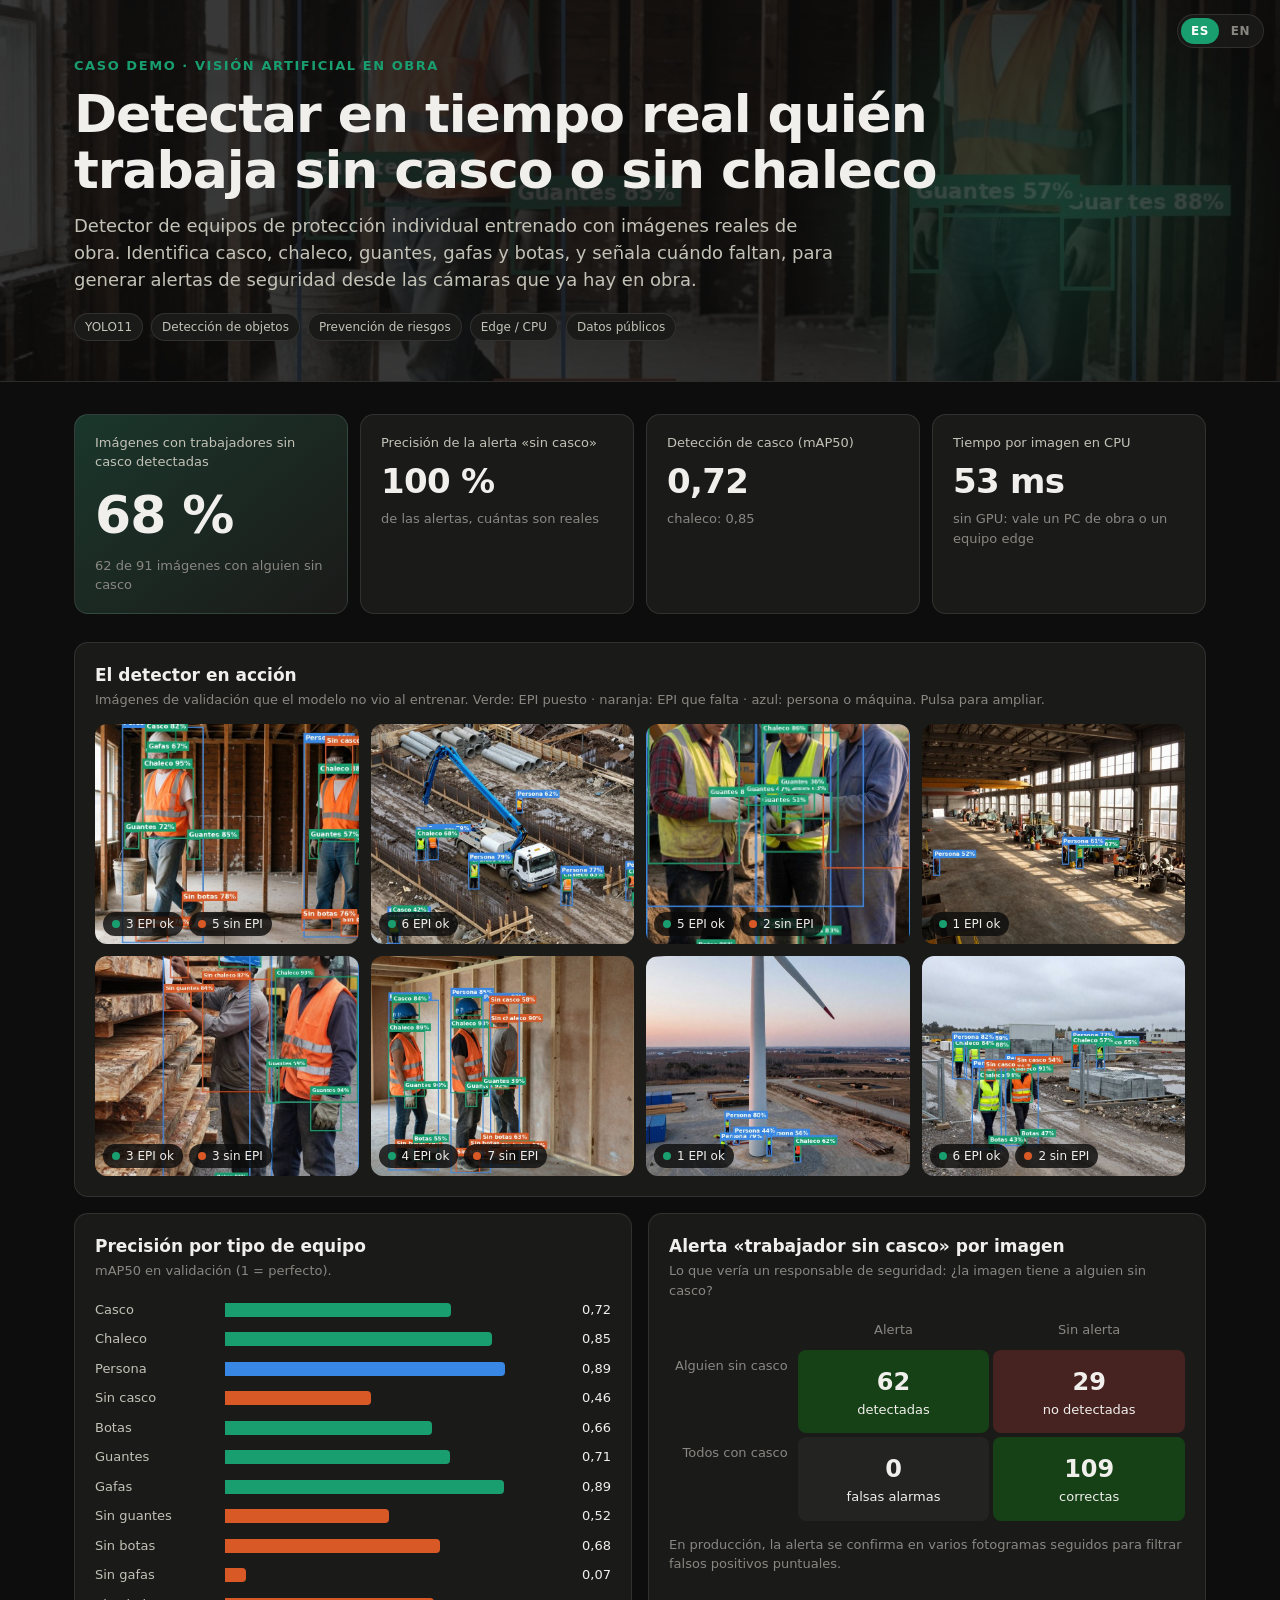
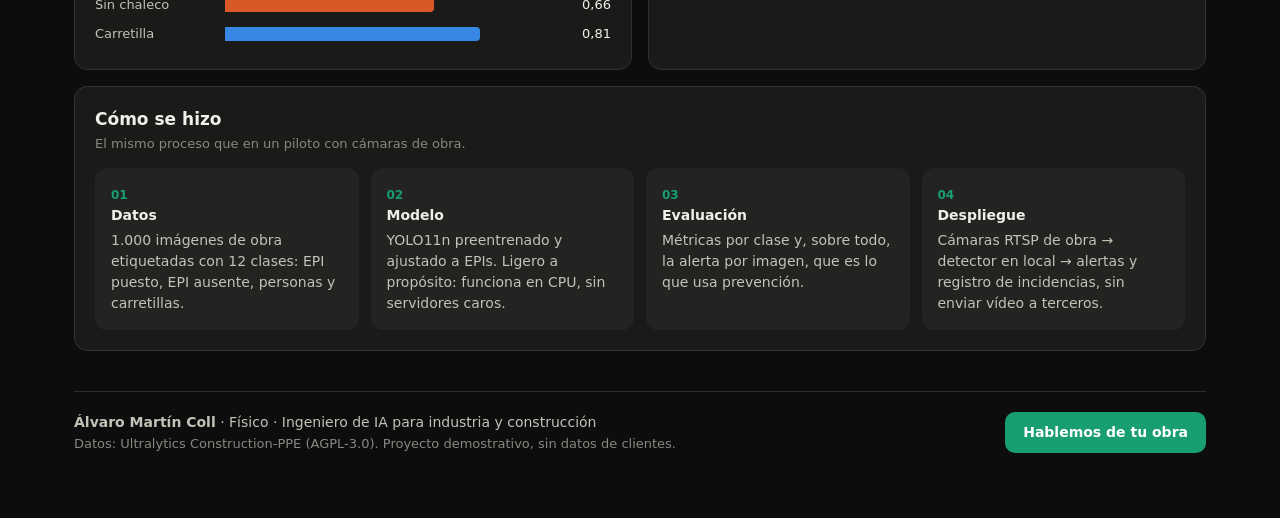
<file: docs/index.html>
<!DOCTYPE html>
<html lang="es">
<head>
<meta charset="utf-8">
<meta name="viewport" content="width=device-width, initial-scale=1">
<title>Visión artificial: EPIs en obra · Álvaro Martín Coll</title>
<style>:root {
  color-scheme: dark;
  --page: #0d0d0d;
  --surface: #1a1a19;
  --surface-2: #232321;
  --text-1: #f0efec;
  --text-2: #c3c2b7;
  --text-3: #898781;
  --grid: #2c2c2a;
  --axis: #383835;
  --ring: rgba(255,255,255,0.10);
  --s1: #3987e5;  /* blue */
  --s2: #d95926;  /* orange */
  --s3: #199e70;  /* aqua */
  --good: #0ca30c;
  --warn: #fab219;
  --crit: #d03b3b;
  --accent: var(--s1);
  font-family: system-ui, -apple-system, "Segoe UI", sans-serif;
}
* { box-sizing: border-box; }
body { margin: 0; background: var(--page); color: var(--text-1); line-height: 1.5; }
a { color: var(--accent); }
.wrap { max-width: 1180px; margin: 0 auto; padding: 0 24px 64px; }

/* Hero */
.hero { position: relative; overflow: hidden; padding: 56px 0 40px; border-bottom: 1px solid var(--grid); margin-bottom: 32px; }
.hero::before { content: ""; position: absolute; inset: -40% -10% auto auto; width: 720px; height: 720px;
  background: radial-gradient(closest-side, color-mix(in srgb, var(--accent) 22%, transparent), transparent 70%);
  pointer-events: none; }
.hero canvas { position: absolute; inset: 0; width: 100%; height: 100%; opacity: .55; pointer-events: none; }
.hero .wrap { position: relative; padding-bottom: 0; }
.eyebrow { font-size: 13px; letter-spacing: .12em; text-transform: uppercase; color: var(--accent); font-weight: 600; }
h1 { font-size: clamp(32px, 5vw, 52px); line-height: 1.08; margin: 10px 0 14px; letter-spacing: -.02em; max-width: 900px; }
.lede { font-size: 18px; color: var(--text-2); max-width: 760px; margin: 0; }
.tags { display: flex; flex-wrap: wrap; gap: 8px; margin-top: 20px; }
.tag { font-size: 12px; padding: 4px 10px; border-radius: 999px; border: 1px solid var(--ring); color: var(--text-2); background: var(--surface); }

/* KPI tiles */
.kpis { display: grid; grid-template-columns: repeat(auto-fit, minmax(200px, 1fr)); gap: 12px; margin: 0 0 28px; }
.kpi { background: var(--surface); border: 1px solid var(--ring); border-radius: 14px; padding: 18px 20px; }
.kpi .l { font-size: 13px; color: var(--text-2); }
.kpi .v { font-size: 34px; font-weight: 650; letter-spacing: -.02em; margin-top: 4px; }
.kpi .d { font-size: 13px; color: var(--text-3); margin-top: 2px; }
.kpi.hero-kpi { background: linear-gradient(140deg, color-mix(in srgb, var(--accent) 22%, var(--surface)), var(--surface)); }
.kpi.hero-kpi .v { font-size: 52px; }

/* Cards */
.grid { display: grid; grid-template-columns: repeat(12, 1fr); gap: 16px; }
.card { background: var(--surface); border: 1px solid var(--ring); border-radius: 14px; padding: 20px; grid-column: span 12; min-width: 0; }
.span-6 { grid-column: span 6; } .span-4 { grid-column: span 4; } .span-8 { grid-column: span 8; }
@media (max-width: 860px) { .span-6, .span-4, .span-8 { grid-column: span 12; } }
.card h2 { font-size: 17px; margin: 0 0 2px; }
.card .sub { font-size: 13px; color: var(--text-3); margin: 0 0 14px; }
.legend { display: flex; flex-wrap: wrap; gap: 14px; font-size: 13px; color: var(--text-2); margin: -4px 0 8px; }
.legend i { display: inline-block; width: 14px; height: 3px; border-radius: 2px; margin-right: 6px; vertical-align: middle; }
.controls { display: flex; flex-wrap: wrap; gap: 8px; margin-bottom: 10px; }
.chip { font: inherit; font-size: 13px; padding: 5px 12px; border-radius: 999px; border: 1px solid var(--ring);
  background: var(--surface-2); color: var(--text-2); cursor: pointer; }
.chip[aria-pressed="true"] { background: var(--accent); border-color: var(--accent); color: #fff; }

/* Story / method */
.steps { counter-reset: s; display: grid; grid-template-columns: repeat(auto-fit, minmax(220px, 1fr)); gap: 12px; }
.step { background: var(--surface-2); border-radius: 12px; padding: 16px; font-size: 14px; color: var(--text-2); }
.step b { display: block; color: var(--text-1); margin-bottom: 4px; }
.step::before { counter-increment: s; content: counter(s, decimal-leading-zero); font-size: 12px; color: var(--accent); font-weight: 700; }
.note { font-size: 13px; color: var(--text-3); }
table { width: 100%; border-collapse: collapse; font-size: 14px; }
th, td { text-align: left; padding: 8px 10px; border-bottom: 1px solid var(--grid); }
th { color: var(--text-3); font-weight: 500; font-size: 12px; text-transform: uppercase; letter-spacing: .06em; }
td.num { font-variant-numeric: tabular-nums; text-align: right; }
.footer { margin-top: 40px; padding-top: 20px; border-top: 1px solid var(--grid); display: flex; flex-wrap: wrap;
  gap: 12px 24px; justify-content: space-between; font-size: 14px; color: var(--text-2); }
.cta { display: inline-block; background: var(--accent); color: #fff; text-decoration: none; padding: 10px 18px;
  border-radius: 10px; font-weight: 600; }

/* Viz */
.viz-tick { fill: var(--text-3); font-size: 11px; font-variant-numeric: tabular-nums; }
.viz-label { fill: var(--text-3); font-size: 12px; }
.viz-tip { position: fixed; z-index: 10; pointer-events: none; opacity: 0; transition: opacity .1s;
  background: #0b0b0b; border: 1px solid var(--ring); border-radius: 8px; padding: 8px 10px; font-size: 12px;
  color: var(--text-1); box-shadow: 0 6px 24px rgba(0,0,0,.5); }
.viz-tip i { display: inline-block; width: 8px; height: 8px; border-radius: 50%; margin-right: 6px; }
.viz-bar { display: grid; grid-template-columns: 120px 1fr 96px; align-items: center; gap: 10px; padding: 5px 0; font-size: 13px; }
.viz-bar-l { color: var(--text-2); }
.viz-bar-t { height: 14px; }
.viz-bar-f { display: block; height: 100%; border-radius: 0 4px 4px 0; }
.viz-bar-v { color: var(--text-1); font-variant-numeric: tabular-nums; text-align: right; }
.cm { display: grid; grid-template-columns: auto 1fr 1fr; gap: 4px; font-size: 13px; }
.cm div { padding: 14px; border-radius: 8px; text-align: center; background: var(--surface-2); }
.cm .h { background: none; color: var(--text-3); padding: 6px; }
.cm .ok { background: color-mix(in srgb, var(--good) 28%, var(--surface)); }
.cm .bad { background: color-mix(in srgb, var(--crit) 24%, var(--surface)); }
.cm b { display: block; font-size: 24px; }
.reveal { opacity: 0; transform: translateY(14px); transition: opacity .6s, transform .6s; }
.reveal.in { opacity: 1; transform: none; }

/* Language switch */
.lang { position: fixed; top: 14px; right: 16px; z-index: 15; display: flex; gap: 2px; padding: 3px;
  background: color-mix(in srgb, var(--surface) 85%, transparent); border: 1px solid var(--ring); border-radius: 999px;
  backdrop-filter: blur(6px); font-size: 12px; font-weight: 600; letter-spacing: .04em; }
.lang a { color: var(--text-3); text-decoration: none; padding: 4px 10px; border-radius: 999px; }
.lang a:hover { color: var(--text-1); }
.lang a[aria-current="page"] { background: var(--accent); color: #fff; }
</style>
<style>
:root { --accent: #199e70; }
.gallery { display: grid; grid-template-columns: repeat(auto-fill, minmax(260px, 1fr)); gap: 12px; }
.shot { position: relative; border-radius: 12px; overflow: hidden; background: var(--surface-2); cursor: zoom-in; }
.shot img { width: 100%; height: 220px; object-fit: cover; display: block; transition: transform .4s; }
.shot:hover img { transform: scale(1.04); }
.shot .cap { position: absolute; left: 8px; bottom: 8px; display: flex; gap: 6px; }
.pill { font-size: 12px; padding: 3px 9px; border-radius: 999px; background: rgba(11,11,11,.8); color: var(--text-1); display: inline-flex; align-items: center; gap: 6px; }
.pill i { width: 8px; height: 8px; border-radius: 50%; display: inline-block; }
.lightbox { position: fixed; inset: 0; background: rgba(0,0,0,.9); display: none; align-items: center; justify-content: center; z-index: 20; cursor: zoom-out; }
.lightbox img { max-width: 94vw; max-height: 90vh; border-radius: 8px; }
.lightbox.on { display: flex; }
.hero-img { position: absolute; inset: 0; background-size: cover; background-position: center; opacity: .18; filter: saturate(.6); }
</style>
</head>
<body>
<nav class="lang" aria-label="Idioma / Language"><a href="./" hreflang="es" aria-current="page">ES</a><a href="en/" hreflang="en">EN</a></nav>
<header class="hero">
  <div class="hero-img" id="heroimg"></div>
  <div class="wrap">
    <div class="eyebrow">Caso demo · Visión artificial en obra</div>
    <h1>Detectar en tiempo real quién trabaja sin casco o sin chaleco</h1>
    <p class="lede">Detector de equipos de protección individual entrenado con imágenes reales de obra. Identifica casco, chaleco, guantes, gafas y botas,
      y señala cuándo faltan, para generar alertas de seguridad desde las cámaras que ya hay en obra.</p>
    <div class="tags"><span class="tag">YOLO11</span><span class="tag">Detección de objetos</span><span class="tag">Prevención de riesgos</span><span class="tag">Edge / CPU</span><span class="tag">Datos públicos</span></div>
  </div>
</header>
<main class="wrap">
  <section class="kpis reveal">
    <div class="kpi hero-kpi"><div class="l">Imágenes con trabajadores sin casco detectadas</div><div class="v" id="k-rec"></div><div class="d" id="k-rec-d"></div></div>
    <div class="kpi"><div class="l">Precisión de la alerta «sin casco»</div><div class="v" id="k-prec"></div><div class="d">de las alertas, cuántas son reales</div></div>
    <div class="kpi"><div class="l">Detección de casco (mAP50)</div><div class="v" id="k-helmet"></div><div class="d" id="k-vest"></div></div>
    <div class="kpi"><div class="l">Tiempo por imagen en CPU</div><div class="v" id="k-ms"></div><div class="d">sin GPU: vale un PC de obra o un equipo edge</div></div>
  </section>

  <section class="grid">
    <div class="card reveal">
      <h2>El detector en acción</h2>
      <p class="sub">Imágenes de validación que el modelo no vio al entrenar. Verde: EPI puesto · naranja: EPI que falta · azul: persona o máquina. Pulsa para ampliar.</p>
      <div class="gallery" id="gal"></div>
    </div>

    <div class="card span-6 reveal">
      <h2>Precisión por tipo de equipo</h2>
      <p class="sub">mAP50 en validación (1 = perfecto).</p>
      <div id="cls"></div>
    </div>
    <div class="card span-6 reveal">
      <h2>Alerta «trabajador sin casco» por imagen</h2>
      <p class="sub">Lo que vería un responsable de seguridad: ¿la imagen tiene a alguien sin casco?</p>
      <div class="cm" id="cm"></div>
      <p class="note" style="margin-top:14px">En producción, la alerta se confirma en varios fotogramas seguidos para filtrar falsos positivos puntuales.</p>
    </div>

    <div class="card reveal">
      <h2>Cómo se hizo</h2>
      <p class="sub">El mismo proceso que en un piloto con cámaras de obra.</p>
      <div class="steps">
        <div class="step"><b>Datos</b>1.000 imágenes de obra etiquetadas con 12 clases: EPI puesto, EPI ausente, personas y carretillas.</div>
        <div class="step"><b>Modelo</b>YOLO11n preentrenado y ajustado a EPIs. Ligero a propósito: funciona en CPU, sin servidores caros.</div>
        <div class="step"><b>Evaluación</b>Métricas por clase y, sobre todo, la alerta por imagen, que es lo que usa prevención.</div>
        <div class="step"><b>Despliegue</b>Cámaras RTSP de obra → detector en local → alertas y registro de incidencias, sin enviar vídeo a terceros.</div>
      </div>
    </div>
  </section>

  <footer class="footer">
    <div><b>Álvaro Martín Coll</b> · Físico · Ingeniero de IA para industria y construcción<br>
      <span class="note">Datos: Ultralytics Construction-PPE (AGPL-3.0). Proyecto demostrativo, sin datos de clientes.</span></div>
    <div><a class="cta" href="https://www.malt.com/profile/alvaromartincoll">Hablemos de tu obra</a></div>
  </footer>
</main>
<div class="lightbox" id="lb"><img alt=""></div>
<script>/* Minimal SVG chart kit shared by the portfolio dashboards.
   Line (crosshair + tooltip), scatter, horizontal bar. No dependencies. */
(function () {
  const NS = "http://www.w3.org/2000/svg";
  const LOC = (document.documentElement.lang || "es").startsWith("en") ? "en-US" : "es-ES";
  const css = (n) => getComputedStyle(document.documentElement).getPropertyValue(n).trim();
  const el = (tag, attrs = {}, parent) => {
    const e = document.createElementNS(NS, tag);
    for (const k in attrs) e.setAttribute(k, attrs[k]);
    if (parent) parent.appendChild(e);
    return e;
  };
  const nice = (min, max, n = 5) => {
    const span = max - min || 1;
    const step0 = span / n, mag = Math.pow(10, Math.floor(Math.log10(step0)));
    const step = [1, 2, 2.5, 5, 10].map((m) => m * mag).find((s) => span / s <= n) || 10 * mag;
    const lo = Math.floor(min / step) * step, hi = Math.ceil(max / step) * step;
    const ticks = [];
    for (let v = lo; v <= hi + step / 2; v += step) ticks.push(+v.toFixed(10));
    return { lo, hi, ticks };
  };
  const fmt = (v) => {
    const a = Math.abs(v);
    if (a >= 1e6) return (v / 1e6).toFixed(a >= 1e7 ? 0 : 1).replace(/\.0$/, "") + "M";
    if (a >= 1e4) return (v / 1e3).toFixed(0) + "K";
    if (Number.isInteger(v)) return v.toLocaleString(LOC);
    return v.toLocaleString(LOC, { maximumFractionDigits: 2 });
  };

  let tip;
  const tooltip = () => {
    if (!tip) { tip = document.createElement("div"); tip.className = "viz-tip"; document.body.appendChild(tip); }
    return tip;
  };
  const showTip = (html, ev) => {
    const t = tooltip(); t.innerHTML = html; t.style.opacity = 1;
    const r = t.getBoundingClientRect();
    let x = ev.clientX + 14, y = ev.clientY + 14;
    if (x + r.width > innerWidth - 8) x = ev.clientX - r.width - 14;
    if (y + r.height > innerHeight - 8) y = ev.clientY - r.height - 14;
    t.style.left = x + "px"; t.style.top = y + "px";
  };
  const hideTip = () => { if (tip) tip.style.opacity = 0; };

  function frame(host, o) {
    host.innerHTML = "";
    const W = host.clientWidth || 600, H = o.height || 300;
    const m = { t: 12, r: o.right || 16, b: o.xLabel ? 44 : 28, l: 52 };
    const svg = el("svg", { viewBox: `0 0 ${W} ${H}`, width: "100%", height: H, role: "img",
                             "aria-label": o.aria || "" }, host);
    return { svg, W, H, m, iw: W - m.l - m.r, ih: H - m.t - m.b };
  }
  function axes(f, xs, ys, o) {
    const g = el("g", {}, f.svg);
    ys.ticks.forEach((v) => {
      const y = f.m.t + f.ih - ((v - ys.lo) / (ys.hi - ys.lo)) * f.ih;
      el("line", { x1: f.m.l, x2: f.m.l + f.iw, y1: y, y2: y, stroke: css("--grid"), "stroke-width": 1 }, g);
      const t = el("text", { x: f.m.l - 8, y: y + 4, "text-anchor": "end", class: "viz-tick" }, g);
      t.textContent = (o.yFmt || fmt)(v);
    });
    xs.ticks.forEach((v) => {
      const x = f.m.l + ((v - xs.lo) / (xs.hi - xs.lo)) * f.iw;
      const t = el("text", { x, y: f.m.t + f.ih + 18, "text-anchor": "middle", class: "viz-tick" }, g);
      t.textContent = (o.xFmt || fmt)(v);
    });
    el("line", { x1: f.m.l, x2: f.m.l + f.iw, y1: f.m.t + f.ih, y2: f.m.t + f.ih, stroke: css("--axis") }, g);
    if (o.xLabel) {
      const t = el("text", { x: f.m.l + f.iw / 2, y: f.H - 6, "text-anchor": "middle", class: "viz-label" }, g);
      t.textContent = o.xLabel;
    }
    if (o.yLabel) {
      const t = el("text", { x: 12, y: f.m.t + f.ih / 2, "text-anchor": "middle", class: "viz-label",
                              transform: `rotate(-90 12 ${f.m.t + f.ih / 2})` }, g);
      t.textContent = o.yLabel;
    }
  }

  /* series: [{name, values, color, dash, fill}] ; x: array of numbers */
  function line(host, o) {
    const f = frame(host, o);
    const all = o.series.flatMap((s) => s.values.filter((v) => v != null));
    const xs = nice(Math.min(...o.x), Math.max(...o.x), o.xTicks || 6);
    xs.lo = Math.min(...o.x); xs.hi = Math.max(...o.x);
    xs.ticks = xs.ticks.filter((v) => v >= xs.lo && v <= xs.hi);
    const ys = nice(o.yMin ?? Math.min(0, ...all), o.yMax ?? Math.max(...all), 5);
    axes(f, xs, ys, o);
    const X = (v) => f.m.l + ((v - xs.lo) / (xs.hi - xs.lo)) * f.iw;
    const Y = (v) => f.m.t + f.ih - ((v - ys.lo) / (ys.hi - ys.lo)) * f.ih;
    if (o.band) { // horizontal band e.g. alert zone
      el("rect", { x: f.m.l, width: f.iw, y: Y(o.band.to), height: Y(o.band.from) - Y(o.band.to),
                   fill: o.band.color, opacity: 0.12 }, f.svg);
      const t = el("text", { x: f.m.l + f.iw - 6, y: Y(o.band.to) + 14, "text-anchor": "end", class: "viz-tick" }, f.svg);
      t.textContent = o.band.label;
    }
    o.series.forEach((s) => {
      let d = "", pen = false;
      s.values.forEach((v, i) => {
        if (v == null) { pen = false; return; }
        d += (pen ? "L" : "M") + X(o.x[i]).toFixed(1) + "," + Y(v).toFixed(1); pen = true;
      });
      if (s.fill) {
        const first = s.values.findIndex((v) => v != null);
        const last = s.values.length - 1 - [...s.values].reverse().findIndex((v) => v != null);
        el("path", { d: d + `L${X(o.x[last])},${Y(ys.lo)}L${X(o.x[first])},${Y(ys.lo)}Z`,
                     fill: s.color, opacity: 0.1 }, f.svg);
      }
      el("path", { d, fill: "none", stroke: s.color, "stroke-width": s.width || 2,
                   "stroke-linejoin": "round", "stroke-linecap": "round",
                   "stroke-dasharray": s.dash || "" }, f.svg);
    });
    // crosshair
    const hair = el("line", { y1: f.m.t, y2: f.m.t + f.ih, stroke: css("--axis"), opacity: 0 }, f.svg);
    const dots = o.series.map((s) => el("circle", { r: 4, fill: s.color, stroke: css("--surface"),
                                                     "stroke-width": 2, opacity: 0 }, f.svg));
    const hit = el("rect", { x: f.m.l, y: f.m.t, width: f.iw, height: f.ih, fill: "transparent" }, f.svg);
    hit.addEventListener("mousemove", (ev) => {
      const r = f.svg.getBoundingClientRect();
      const px = ((ev.clientX - r.left) / r.width) * f.W;
      const xv = xs.lo + ((px - f.m.l) / f.iw) * (xs.hi - xs.lo);
      let i = 0, best = Infinity;
      o.x.forEach((v, k) => { const d = Math.abs(v - xv); if (d < best) { best = d; i = k; } });
      hair.setAttribute("x1", X(o.x[i])); hair.setAttribute("x2", X(o.x[i])); hair.setAttribute("opacity", 1);
      let html = `<b>${(o.xTip || ((v) => (o.xLabel || "x") + " " + fmt(v)))(o.x[i])}</b>`;
      o.series.forEach((s, k) => {
        const v = s.values[i];
        if (v == null) { dots[k].setAttribute("opacity", 0); return; }
        dots[k].setAttribute("cx", X(o.x[i])); dots[k].setAttribute("cy", Y(v)); dots[k].setAttribute("opacity", 1);
        html += `<div><i style="background:${s.color}"></i>${s.name}: <b>${(o.yTip || fmt)(v)}</b></div>`;
      });
      showTip(html, ev);
    });
    hit.addEventListener("mouseleave", () => { hair.setAttribute("opacity", 0); dots.forEach((d) => d.setAttribute("opacity", 0)); hideTip(); });
  }

  /* points: [{x, y, label}] */
  function scatter(host, o) {
    const f = frame(host, o);
    const vx = o.points.map((p) => p.x), vy = o.points.map((p) => p.y);
    const lo = Math.min(0, ...vx, ...vy), hi = Math.max(...vx, ...vy);
    const xs = nice(lo, hi, 5), ys = nice(lo, hi, 5);
    axes(f, xs, ys, o);
    const X = (v) => f.m.l + ((v - xs.lo) / (xs.hi - xs.lo)) * f.iw;
    const Y = (v) => f.m.t + f.ih - ((v - ys.lo) / (ys.hi - ys.lo)) * f.ih;
    if (o.diag) el("line", { x1: X(xs.lo), y1: Y(ys.lo), x2: X(Math.min(xs.hi, ys.hi)), y2: Y(Math.min(xs.hi, ys.hi)),
                             stroke: css("--text-3"), "stroke-width": 1 }, f.svg);
    o.points.forEach((p) => {
      const c = el("circle", { cx: X(p.x), cy: Y(p.y), r: 4.5, fill: p.color || o.color,
                               stroke: css("--surface"), "stroke-width": 2 }, f.svg);
      const h = el("circle", { cx: X(p.x), cy: Y(p.y), r: 10, fill: "transparent" }, f.svg);
      h.addEventListener("mousemove", (ev) => { c.setAttribute("r", 6); showTip(p.tip || `${fmt(p.x)} → ${fmt(p.y)}`, ev); });
      h.addEventListener("mouseleave", () => { c.setAttribute("r", 4.5); hideTip(); });
    });
  }

  /* items: [{label, value}] horizontal bars, value labels at tip */
  function bars(host, o) {
    host.innerHTML = "";
    const max = Math.max(...o.items.map((d) => d.value));
    o.items.forEach((d) => {
      const row = document.createElement("div"); row.className = "viz-bar";
      row.innerHTML = `<span class="viz-bar-l">${d.label}</span>
        <span class="viz-bar-t"><span class="viz-bar-f" style="width:${(100 * d.value) / max}%;background:${d.color || o.color}"></span></span>
        <span class="viz-bar-v">${(o.fmt || fmt)(d.value)}</span>`;
      row.addEventListener("mousemove", (ev) => showTip(`<b>${d.label}</b><div>${(o.fmt || fmt)(d.value)}</div>`, ev));
      row.addEventListener("mouseleave", hideTip);
      host.appendChild(row);
    });
  }

  /* Animate numbers counting up (data-count attr) */
  function countUp(root = document) {
    root.querySelectorAll("[data-count]").forEach((e) => {
      const target = parseFloat(e.dataset.count), dec = +(e.dataset.dec || 0);
      const pre = e.dataset.pre || "", suf = e.dataset.suf || "";
      const t0 = performance.now(), dur = 1200;
      const step = (t) => {
        const k = Math.min(1, (t - t0) / dur), v = target * (1 - Math.pow(1 - k, 3));
        e.textContent = pre + v.toLocaleString(LOC, { minimumFractionDigits: dec, maximumFractionDigits: dec }) + suf;
        if (k < 1) requestAnimationFrame(step);
      };
      requestAnimationFrame(step);
    });
  }

  window.Viz = { line, scatter, bars, countUp, fmt, LOC };
})();
</script>
<script>
const R = {"dataset": "Ultralytics Construction-PPE (800 entrenamiento / 200 validación)", "model": "YOLO11n ajustado (2,6 M parámetros)", "overall": {"map50": 0.659, "map50_95": 0.446, "precision": 0.871, "recall": 0.598}, "per_class": {"helmet": {"es": "Casco", "map50": 0.718, "precision": 0.923, "recall": 0.646}, "gloves": {"es": "Guantes", "map50": 0.712, "precision": 0.822, "recall": 0.648}, "vest": {"es": "Chaleco", "map50": 0.848, "precision": 0.937, "recall": 0.783}, "boots": {"es": "Botas", "map50": 0.657, "precision": 0.814, "recall": 0.592}, "goggles": {"es": "Gafas", "map50": 0.886, "precision": 0.873, "recall": 0.842}, "Person": {"es": "Persona", "map50": 0.888, "precision": 0.923, "recall": 0.824}, "no_helmet": {"es": "Sin casco", "map50": 0.463, "precision": 0.791, "recall": 0.413}, "no_goggle": {"es": "Sin gafas", "map50": 0.066, "precision": 1.0, "recall": 0.0}, "no_gloves": {"es": "Sin guantes", "map50": 0.521, "precision": 0.809, "recall": 0.459}, "no_boots": {"es": "Sin botas", "map50": 0.681, "precision": 0.805, "recall": 0.625}, "forklift": {"es": "Carretilla", "map50": 0.808, "precision": 0.818, "recall": 0.795}, "no_vest": {"es": "Sin chaleco", "map50": 0.662, "precision": 0.935, "recall": 0.55}}, "no_helmet_alert": {"tp": 62, "fp": 0, "fn": 29, "tn": 109, "recall": 0.681, "precision": 1.0}, "cpu_ms_per_image": 53.0, "examples": [{"img": "img/ultralytics-ppe-nov2026-498.jpg", "ok": 3, "viol": 5, "people": 2}, {"img": "img/source-5fd28e2e77938704bc78db0ee3ed95c5.jpg", "ok": 6, "viol": 0, "people": 7}, {"img": "img/ultralytics-ppe-nov2026-050.jpg", "ok": 5, "viol": 2, "people": 3}, {"img": "img/source-53cbca61c77e1f22da4e9c5a1e6acdb7.jpg", "ok": 1, "viol": 0, "people": 3}, {"img": "img/ultralytics-ppe-nov2026-299.jpg", "ok": 3, "viol": 3, "people": 2}, {"img": "img/ultralytics-ppe-nov2026-497.jpg", "ok": 4, "viol": 7, "people": 3}, {"img": "img/source-a8c726058fc542d983d5eb9427f86f09.jpg", "ok": 1, "viol": 0, "people": 5}, {"img": "img/source-ab1fb85dccb8e6325a99fca62a476ef7.jpg", "ok": 6, "viol": 2, "people": 6}]};
const $ = (id) => document.getElementById(id);
const pct = (v) => Math.round(v * 100) + " %";
const A = R.no_helmet_alert;
$("k-rec").textContent = pct(A.recall);
$("k-rec-d").textContent = `${A.tp} de ${A.tp + A.fn} imágenes con alguien sin casco`;
$("k-prec").textContent = pct(A.precision);
$("k-helmet").textContent = (R.per_class.helmet?.map50 ?? 0).toLocaleString("es-ES", { maximumFractionDigits: 2 });
$("k-vest").textContent = `chaleco: ${(R.per_class.vest?.map50 ?? 0).toLocaleString("es-ES", { maximumFractionDigits: 2 })}`;
$("k-ms").textContent = R.cpu_ms_per_image + " ms";
$("heroimg").style.backgroundImage = `url(${R.examples[0].img})`;

$("gal").innerHTML = R.examples.map((e) => `<div class="shot" data-src="${e.img}"><img src="${e.img}" loading="lazy" alt="Detección de EPIs">
  <div class="cap">${e.ok ? `<span class="pill"><i style="background:#199e70"></i>${e.ok} EPI ok</span>` : ""}${e.viol ? `<span class="pill"><i style="background:#d95926"></i>${e.viol} sin EPI</span>` : ""}</div></div>`).join("");
document.querySelectorAll(".shot").forEach((s) => s.onclick = () => { $("lb").querySelector("img").src = s.dataset.src; $("lb").classList.add("on"); });
$("lb").onclick = () => $("lb").classList.remove("on");

$("cm").innerHTML = `<div class="h"></div><div class="h">Alerta</div><div class="h">Sin alerta</div>
  <div class="h" style="text-align:right">Alguien sin casco</div><div class="ok"><b>${A.tp}</b>detectadas</div><div class="${A.fn ? "bad" : ""}"><b>${A.fn}</b>no detectadas</div>
  <div class="h" style="text-align:right">Todos con casco</div><div class="${A.fp ? "bad" : ""}"><b>${A.fp}</b>falsas alarmas</div><div class="ok"><b>${A.tn}</b>correctas</div>`;

function draw() {
  const order = ["helmet", "vest", "Person", "no_helmet", "boots", "gloves", "goggles", "no_gloves", "no_boots", "no_goggle", "no_vest", "forklift"];
  const items = order.filter((k) => R.per_class[k]).map((k) => ({ label: R.per_class[k].es, value: R.per_class[k].map50,
    color: k.startsWith("no_") ? "#d95926" : (k === "Person" || k === "forklift") ? "#3987e5" : "#199e70" }));
  Viz.bars($("cls"), { items, fmt: (v) => v.toLocaleString("es-ES", { minimumFractionDigits: 2, maximumFractionDigits: 2 }) });
}
draw();
const io = new IntersectionObserver((es) => es.forEach((e) => { if (e.isIntersecting) { e.target.classList.add("in"); io.unobserve(e.target); } }), { threshold: .1 });
document.querySelectorAll(".reveal").forEach((e) => io.observe(e));
</script>
</body>
</html>
</file>
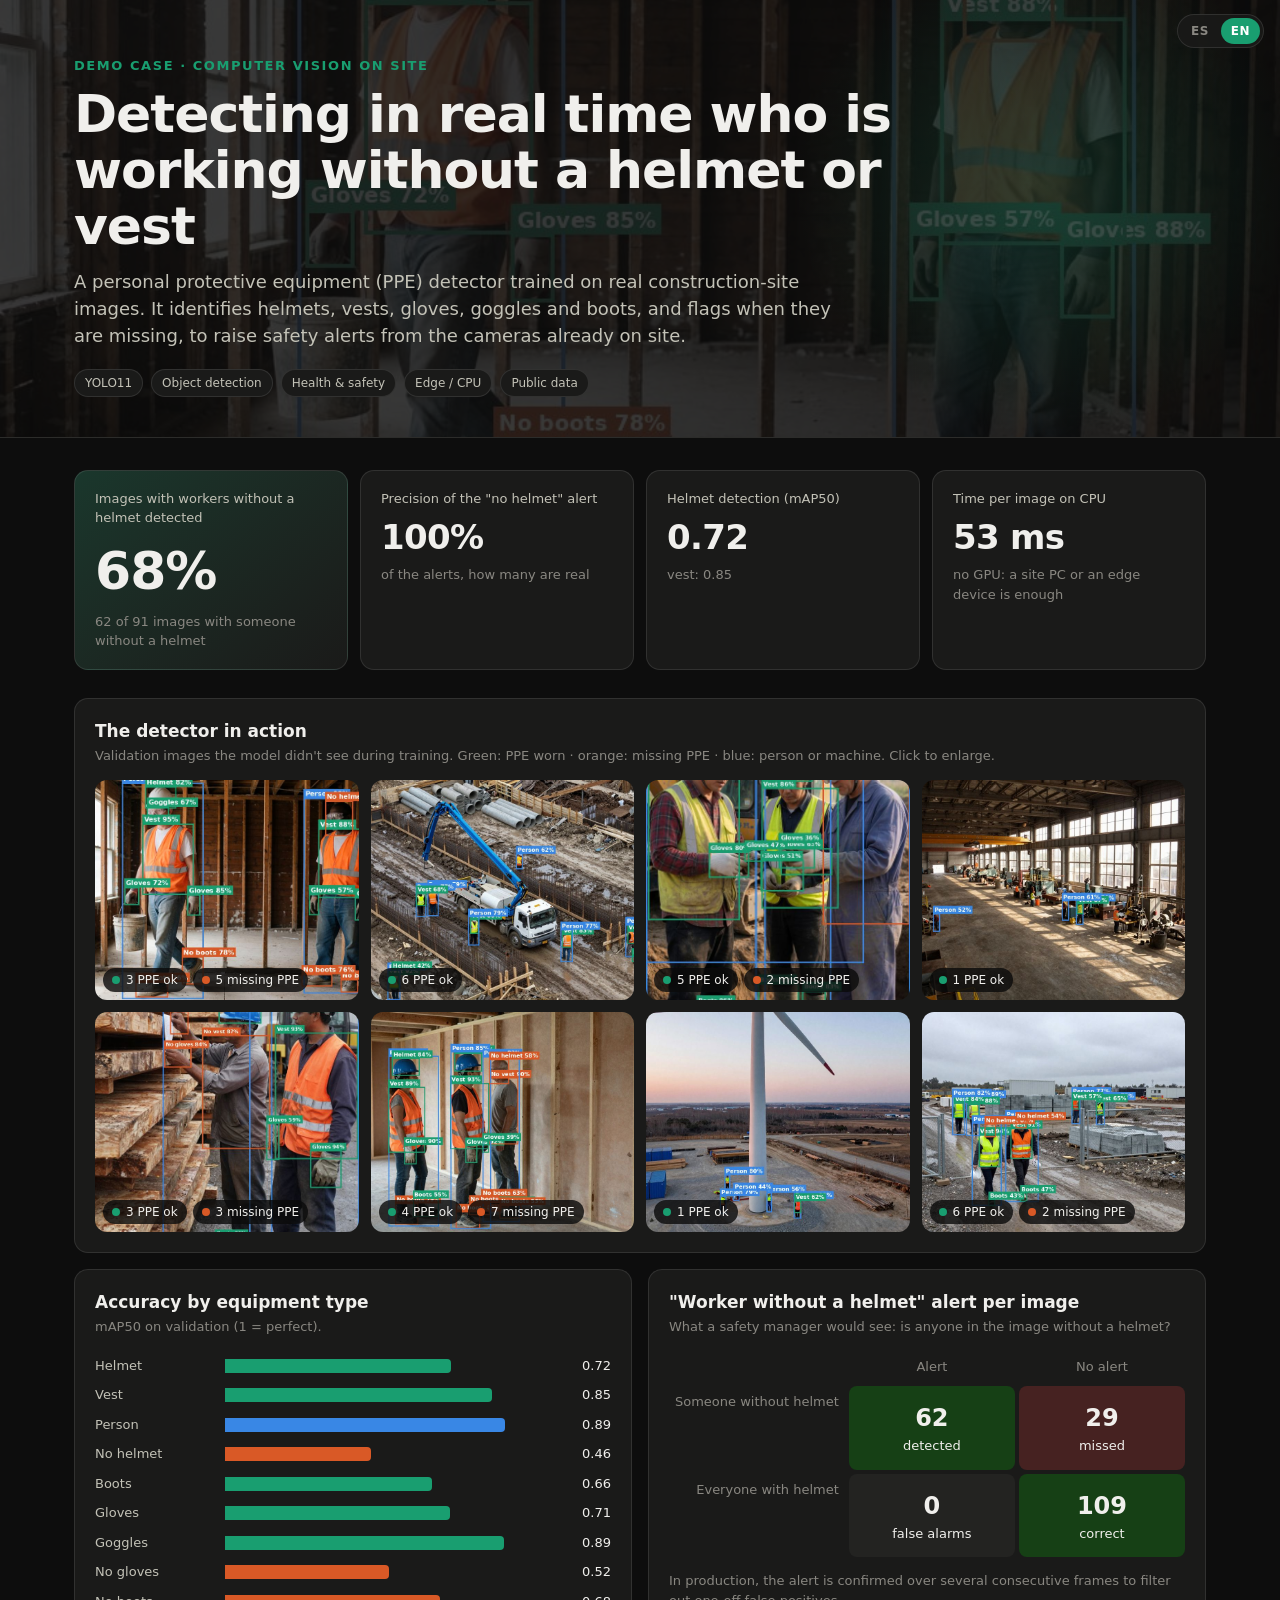
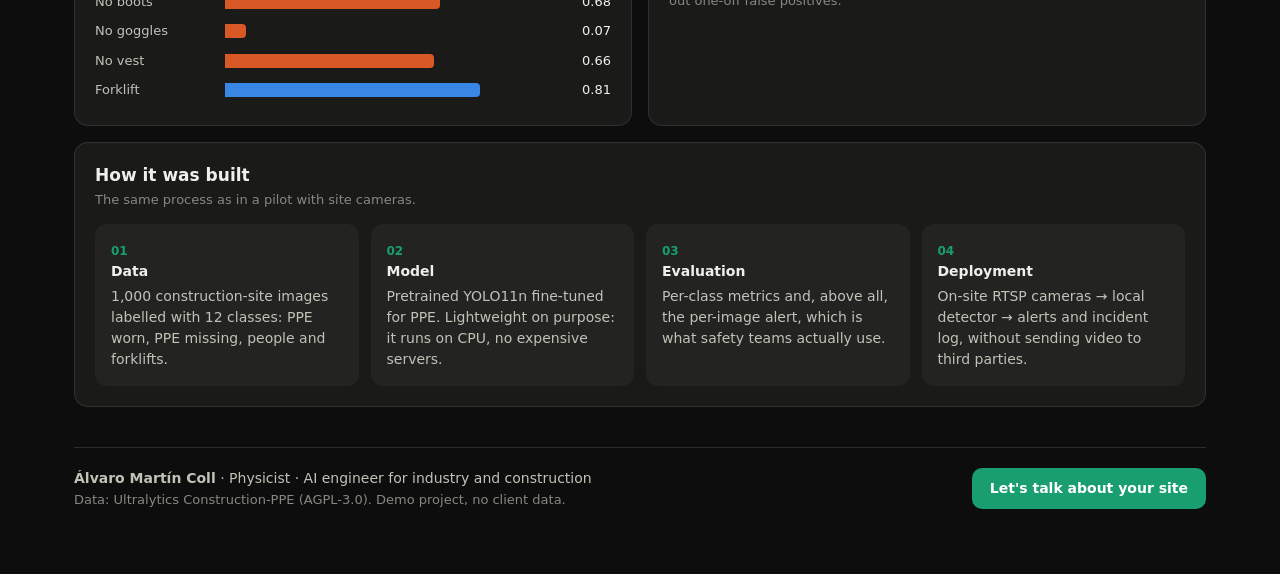
<file: docs/en/index.html>
<!DOCTYPE html>
<html lang="en">
<head>
<base href="../">
<meta charset="utf-8">
<meta name="viewport" content="width=device-width, initial-scale=1">
<title>Computer vision: PPE on construction sites · Álvaro Martín Coll</title>
<style>:root {
  color-scheme: dark;
  --page: #0d0d0d;
  --surface: #1a1a19;
  --surface-2: #232321;
  --text-1: #f0efec;
  --text-2: #c3c2b7;
  --text-3: #898781;
  --grid: #2c2c2a;
  --axis: #383835;
  --ring: rgba(255,255,255,0.10);
  --s1: #3987e5;  /* blue */
  --s2: #d95926;  /* orange */
  --s3: #199e70;  /* aqua */
  --good: #0ca30c;
  --warn: #fab219;
  --crit: #d03b3b;
  --accent: var(--s1);
  font-family: system-ui, -apple-system, "Segoe UI", sans-serif;
}
* { box-sizing: border-box; }
body { margin: 0; background: var(--page); color: var(--text-1); line-height: 1.5; }
a { color: var(--accent); }
.wrap { max-width: 1180px; margin: 0 auto; padding: 0 24px 64px; }

/* Hero */
.hero { position: relative; overflow: hidden; padding: 56px 0 40px; border-bottom: 1px solid var(--grid); margin-bottom: 32px; }
.hero::before { content: ""; position: absolute; inset: -40% -10% auto auto; width: 720px; height: 720px;
  background: radial-gradient(closest-side, color-mix(in srgb, var(--accent) 22%, transparent), transparent 70%);
  pointer-events: none; }
.hero canvas { position: absolute; inset: 0; width: 100%; height: 100%; opacity: .55; pointer-events: none; }
.hero .wrap { position: relative; padding-bottom: 0; }
.eyebrow { font-size: 13px; letter-spacing: .12em; text-transform: uppercase; color: var(--accent); font-weight: 600; }
h1 { font-size: clamp(32px, 5vw, 52px); line-height: 1.08; margin: 10px 0 14px; letter-spacing: -.02em; max-width: 900px; }
.lede { font-size: 18px; color: var(--text-2); max-width: 760px; margin: 0; }
.tags { display: flex; flex-wrap: wrap; gap: 8px; margin-top: 20px; }
.tag { font-size: 12px; padding: 4px 10px; border-radius: 999px; border: 1px solid var(--ring); color: var(--text-2); background: var(--surface); }

/* KPI tiles */
.kpis { display: grid; grid-template-columns: repeat(auto-fit, minmax(200px, 1fr)); gap: 12px; margin: 0 0 28px; }
.kpi { background: var(--surface); border: 1px solid var(--ring); border-radius: 14px; padding: 18px 20px; }
.kpi .l { font-size: 13px; color: var(--text-2); }
.kpi .v { font-size: 34px; font-weight: 650; letter-spacing: -.02em; margin-top: 4px; }
.kpi .d { font-size: 13px; color: var(--text-3); margin-top: 2px; }
.kpi.hero-kpi { background: linear-gradient(140deg, color-mix(in srgb, var(--accent) 22%, var(--surface)), var(--surface)); }
.kpi.hero-kpi .v { font-size: 52px; }

/* Cards */
.grid { display: grid; grid-template-columns: repeat(12, 1fr); gap: 16px; }
.card { background: var(--surface); border: 1px solid var(--ring); border-radius: 14px; padding: 20px; grid-column: span 12; min-width: 0; }
.span-6 { grid-column: span 6; } .span-4 { grid-column: span 4; } .span-8 { grid-column: span 8; }
@media (max-width: 860px) { .span-6, .span-4, .span-8 { grid-column: span 12; } }
.card h2 { font-size: 17px; margin: 0 0 2px; }
.card .sub { font-size: 13px; color: var(--text-3); margin: 0 0 14px; }
.legend { display: flex; flex-wrap: wrap; gap: 14px; font-size: 13px; color: var(--text-2); margin: -4px 0 8px; }
.legend i { display: inline-block; width: 14px; height: 3px; border-radius: 2px; margin-right: 6px; vertical-align: middle; }
.controls { display: flex; flex-wrap: wrap; gap: 8px; margin-bottom: 10px; }
.chip { font: inherit; font-size: 13px; padding: 5px 12px; border-radius: 999px; border: 1px solid var(--ring);
  background: var(--surface-2); color: var(--text-2); cursor: pointer; }
.chip[aria-pressed="true"] { background: var(--accent); border-color: var(--accent); color: #fff; }

/* Story / method */
.steps { counter-reset: s; display: grid; grid-template-columns: repeat(auto-fit, minmax(220px, 1fr)); gap: 12px; }
.step { background: var(--surface-2); border-radius: 12px; padding: 16px; font-size: 14px; color: var(--text-2); }
.step b { display: block; color: var(--text-1); margin-bottom: 4px; }
.step::before { counter-increment: s; content: counter(s, decimal-leading-zero); font-size: 12px; color: var(--accent); font-weight: 700; }
.note { font-size: 13px; color: var(--text-3); }
table { width: 100%; border-collapse: collapse; font-size: 14px; }
th, td { text-align: left; padding: 8px 10px; border-bottom: 1px solid var(--grid); }
th { color: var(--text-3); font-weight: 500; font-size: 12px; text-transform: uppercase; letter-spacing: .06em; }
td.num { font-variant-numeric: tabular-nums; text-align: right; }
.footer { margin-top: 40px; padding-top: 20px; border-top: 1px solid var(--grid); display: flex; flex-wrap: wrap;
  gap: 12px 24px; justify-content: space-between; font-size: 14px; color: var(--text-2); }
.cta { display: inline-block; background: var(--accent); color: #fff; text-decoration: none; padding: 10px 18px;
  border-radius: 10px; font-weight: 600; }

/* Viz */
.viz-tick { fill: var(--text-3); font-size: 11px; font-variant-numeric: tabular-nums; }
.viz-label { fill: var(--text-3); font-size: 12px; }
.viz-tip { position: fixed; z-index: 10; pointer-events: none; opacity: 0; transition: opacity .1s;
  background: #0b0b0b; border: 1px solid var(--ring); border-radius: 8px; padding: 8px 10px; font-size: 12px;
  color: var(--text-1); box-shadow: 0 6px 24px rgba(0,0,0,.5); }
.viz-tip i { display: inline-block; width: 8px; height: 8px; border-radius: 50%; margin-right: 6px; }
.viz-bar { display: grid; grid-template-columns: 120px 1fr 96px; align-items: center; gap: 10px; padding: 5px 0; font-size: 13px; }
.viz-bar-l { color: var(--text-2); }
.viz-bar-t { height: 14px; }
.viz-bar-f { display: block; height: 100%; border-radius: 0 4px 4px 0; }
.viz-bar-v { color: var(--text-1); font-variant-numeric: tabular-nums; text-align: right; }
.cm { display: grid; grid-template-columns: auto 1fr 1fr; gap: 4px; font-size: 13px; }
.cm div { padding: 14px; border-radius: 8px; text-align: center; background: var(--surface-2); }
.cm .h { background: none; color: var(--text-3); padding: 6px; }
.cm .ok { background: color-mix(in srgb, var(--good) 28%, var(--surface)); }
.cm .bad { background: color-mix(in srgb, var(--crit) 24%, var(--surface)); }
.cm b { display: block; font-size: 24px; }
.reveal { opacity: 0; transform: translateY(14px); transition: opacity .6s, transform .6s; }
.reveal.in { opacity: 1; transform: none; }

/* Language switch */
.lang { position: fixed; top: 14px; right: 16px; z-index: 15; display: flex; gap: 2px; padding: 3px;
  background: color-mix(in srgb, var(--surface) 85%, transparent); border: 1px solid var(--ring); border-radius: 999px;
  backdrop-filter: blur(6px); font-size: 12px; font-weight: 600; letter-spacing: .04em; }
.lang a { color: var(--text-3); text-decoration: none; padding: 4px 10px; border-radius: 999px; }
.lang a:hover { color: var(--text-1); }
.lang a[aria-current="page"] { background: var(--accent); color: #fff; }
</style>
<style>
:root { --accent: #199e70; }
.gallery { display: grid; grid-template-columns: repeat(auto-fill, minmax(260px, 1fr)); gap: 12px; }
.shot { position: relative; border-radius: 12px; overflow: hidden; background: var(--surface-2); cursor: zoom-in; }
.shot img { width: 100%; height: 220px; object-fit: cover; display: block; transition: transform .4s; }
.shot:hover img { transform: scale(1.04); }
.shot .cap { position: absolute; left: 8px; bottom: 8px; display: flex; gap: 6px; }
.pill { font-size: 12px; padding: 3px 9px; border-radius: 999px; background: rgba(11,11,11,.8); color: var(--text-1); display: inline-flex; align-items: center; gap: 6px; }
.pill i { width: 8px; height: 8px; border-radius: 50%; display: inline-block; }
.lightbox { position: fixed; inset: 0; background: rgba(0,0,0,.9); display: none; align-items: center; justify-content: center; z-index: 20; cursor: zoom-out; }
.lightbox img { max-width: 94vw; max-height: 90vh; border-radius: 8px; }
.lightbox.on { display: flex; }
.hero-img { position: absolute; inset: 0; background-size: cover; background-position: center; opacity: .18; filter: saturate(.6); }
</style>
</head>
<body>
<nav class="lang" aria-label="Idioma / Language"><a href="./" hreflang="es">ES</a><a href="en/" hreflang="en" aria-current="page">EN</a></nav>
<header class="hero">
  <div class="hero-img" id="heroimg"></div>
  <div class="wrap">
    <div class="eyebrow">Demo case · Computer vision on site</div>
    <h1>Detecting in real time who is working without a helmet or vest</h1>
    <p class="lede">A personal protective equipment (PPE) detector trained on real construction-site images. It identifies helmets, vests, gloves, goggles and boots,
      and flags when they are missing, to raise safety alerts from the cameras already on site.</p>
    <div class="tags"><span class="tag">YOLO11</span><span class="tag">Object detection</span><span class="tag">Health &amp; safety</span><span class="tag">Edge / CPU</span><span class="tag">Public data</span></div>
  </div>
</header>
<main class="wrap">
  <section class="kpis reveal">
    <div class="kpi hero-kpi"><div class="l">Images with workers without a helmet detected</div><div class="v" id="k-rec"></div><div class="d" id="k-rec-d"></div></div>
    <div class="kpi"><div class="l">Precision of the "no helmet" alert</div><div class="v" id="k-prec"></div><div class="d">of the alerts, how many are real</div></div>
    <div class="kpi"><div class="l">Helmet detection (mAP50)</div><div class="v" id="k-helmet"></div><div class="d" id="k-vest"></div></div>
    <div class="kpi"><div class="l">Time per image on CPU</div><div class="v" id="k-ms"></div><div class="d">no GPU: a site PC or an edge device is enough</div></div>
  </section>

  <section class="grid">
    <div class="card reveal">
      <h2>The detector in action</h2>
      <p class="sub">Validation images the model didn't see during training. Green: PPE worn · orange: missing PPE · blue: person or machine. Click to enlarge.</p>
      <div class="gallery" id="gal"></div>
    </div>

    <div class="card span-6 reveal">
      <h2>Accuracy by equipment type</h2>
      <p class="sub">mAP50 on validation (1 = perfect).</p>
      <div id="cls"></div>
    </div>
    <div class="card span-6 reveal">
      <h2>"Worker without a helmet" alert per image</h2>
      <p class="sub">What a safety manager would see: is anyone in the image without a helmet?</p>
      <div class="cm" id="cm"></div>
      <p class="note" style="margin-top:14px">In production, the alert is confirmed over several consecutive frames to filter out one-off false positives.</p>
    </div>

    <div class="card reveal">
      <h2>How it was built</h2>
      <p class="sub">The same process as in a pilot with site cameras.</p>
      <div class="steps">
        <div class="step"><b>Data</b>1,000 construction-site images labelled with 12 classes: PPE worn, PPE missing, people and forklifts.</div>
        <div class="step"><b>Model</b>Pretrained YOLO11n fine-tuned for PPE. Lightweight on purpose: it runs on CPU, no expensive servers.</div>
        <div class="step"><b>Evaluation</b>Per-class metrics and, above all, the per-image alert, which is what safety teams actually use.</div>
        <div class="step"><b>Deployment</b>On-site RTSP cameras → local detector → alerts and incident log, without sending video to third parties.</div>
      </div>
    </div>
  </section>

  <footer class="footer">
    <div><b>Álvaro Martín Coll</b> · Physicist · AI engineer for industry and construction<br>
      <span class="note">Data: Ultralytics Construction-PPE (AGPL-3.0). Demo project, no client data.</span></div>
    <div><a class="cta" href="https://www.malt.com/profile/alvaromartincoll">Let's talk about your site</a></div>
  </footer>
</main>
<div class="lightbox" id="lb"><img alt=""></div>
<script>/* Minimal SVG chart kit shared by the portfolio dashboards.
   Line (crosshair + tooltip), scatter, horizontal bar. No dependencies. */
(function () {
  const NS = "http://www.w3.org/2000/svg";
  const LOC = (document.documentElement.lang || "es").startsWith("en") ? "en-US" : "es-ES";
  const css = (n) => getComputedStyle(document.documentElement).getPropertyValue(n).trim();
  const el = (tag, attrs = {}, parent) => {
    const e = document.createElementNS(NS, tag);
    for (const k in attrs) e.setAttribute(k, attrs[k]);
    if (parent) parent.appendChild(e);
    return e;
  };
  const nice = (min, max, n = 5) => {
    const span = max - min || 1;
    const step0 = span / n, mag = Math.pow(10, Math.floor(Math.log10(step0)));
    const step = [1, 2, 2.5, 5, 10].map((m) => m * mag).find((s) => span / s <= n) || 10 * mag;
    const lo = Math.floor(min / step) * step, hi = Math.ceil(max / step) * step;
    const ticks = [];
    for (let v = lo; v <= hi + step / 2; v += step) ticks.push(+v.toFixed(10));
    return { lo, hi, ticks };
  };
  const fmt = (v) => {
    const a = Math.abs(v);
    if (a >= 1e6) return (v / 1e6).toFixed(a >= 1e7 ? 0 : 1).replace(/\.0$/, "") + "M";
    if (a >= 1e4) return (v / 1e3).toFixed(0) + "K";
    if (Number.isInteger(v)) return v.toLocaleString(LOC);
    return v.toLocaleString(LOC, { maximumFractionDigits: 2 });
  };

  let tip;
  const tooltip = () => {
    if (!tip) { tip = document.createElement("div"); tip.className = "viz-tip"; document.body.appendChild(tip); }
    return tip;
  };
  const showTip = (html, ev) => {
    const t = tooltip(); t.innerHTML = html; t.style.opacity = 1;
    const r = t.getBoundingClientRect();
    let x = ev.clientX + 14, y = ev.clientY + 14;
    if (x + r.width > innerWidth - 8) x = ev.clientX - r.width - 14;
    if (y + r.height > innerHeight - 8) y = ev.clientY - r.height - 14;
    t.style.left = x + "px"; t.style.top = y + "px";
  };
  const hideTip = () => { if (tip) tip.style.opacity = 0; };

  function frame(host, o) {
    host.innerHTML = "";
    const W = host.clientWidth || 600, H = o.height || 300;
    const m = { t: 12, r: o.right || 16, b: o.xLabel ? 44 : 28, l: 52 };
    const svg = el("svg", { viewBox: `0 0 ${W} ${H}`, width: "100%", height: H, role: "img",
                             "aria-label": o.aria || "" }, host);
    return { svg, W, H, m, iw: W - m.l - m.r, ih: H - m.t - m.b };
  }
  function axes(f, xs, ys, o) {
    const g = el("g", {}, f.svg);
    ys.ticks.forEach((v) => {
      const y = f.m.t + f.ih - ((v - ys.lo) / (ys.hi - ys.lo)) * f.ih;
      el("line", { x1: f.m.l, x2: f.m.l + f.iw, y1: y, y2: y, stroke: css("--grid"), "stroke-width": 1 }, g);
      const t = el("text", { x: f.m.l - 8, y: y + 4, "text-anchor": "end", class: "viz-tick" }, g);
      t.textContent = (o.yFmt || fmt)(v);
    });
    xs.ticks.forEach((v) => {
      const x = f.m.l + ((v - xs.lo) / (xs.hi - xs.lo)) * f.iw;
      const t = el("text", { x, y: f.m.t + f.ih + 18, "text-anchor": "middle", class: "viz-tick" }, g);
      t.textContent = (o.xFmt || fmt)(v);
    });
    el("line", { x1: f.m.l, x2: f.m.l + f.iw, y1: f.m.t + f.ih, y2: f.m.t + f.ih, stroke: css("--axis") }, g);
    if (o.xLabel) {
      const t = el("text", { x: f.m.l + f.iw / 2, y: f.H - 6, "text-anchor": "middle", class: "viz-label" }, g);
      t.textContent = o.xLabel;
    }
    if (o.yLabel) {
      const t = el("text", { x: 12, y: f.m.t + f.ih / 2, "text-anchor": "middle", class: "viz-label",
                              transform: `rotate(-90 12 ${f.m.t + f.ih / 2})` }, g);
      t.textContent = o.yLabel;
    }
  }

  /* series: [{name, values, color, dash, fill}] ; x: array of numbers */
  function line(host, o) {
    const f = frame(host, o);
    const all = o.series.flatMap((s) => s.values.filter((v) => v != null));
    const xs = nice(Math.min(...o.x), Math.max(...o.x), o.xTicks || 6);
    xs.lo = Math.min(...o.x); xs.hi = Math.max(...o.x);
    xs.ticks = xs.ticks.filter((v) => v >= xs.lo && v <= xs.hi);
    const ys = nice(o.yMin ?? Math.min(0, ...all), o.yMax ?? Math.max(...all), 5);
    axes(f, xs, ys, o);
    const X = (v) => f.m.l + ((v - xs.lo) / (xs.hi - xs.lo)) * f.iw;
    const Y = (v) => f.m.t + f.ih - ((v - ys.lo) / (ys.hi - ys.lo)) * f.ih;
    if (o.band) { // horizontal band e.g. alert zone
      el("rect", { x: f.m.l, width: f.iw, y: Y(o.band.to), height: Y(o.band.from) - Y(o.band.to),
                   fill: o.band.color, opacity: 0.12 }, f.svg);
      const t = el("text", { x: f.m.l + f.iw - 6, y: Y(o.band.to) + 14, "text-anchor": "end", class: "viz-tick" }, f.svg);
      t.textContent = o.band.label;
    }
    o.series.forEach((s) => {
      let d = "", pen = false;
      s.values.forEach((v, i) => {
        if (v == null) { pen = false; return; }
        d += (pen ? "L" : "M") + X(o.x[i]).toFixed(1) + "," + Y(v).toFixed(1); pen = true;
      });
      if (s.fill) {
        const first = s.values.findIndex((v) => v != null);
        const last = s.values.length - 1 - [...s.values].reverse().findIndex((v) => v != null);
        el("path", { d: d + `L${X(o.x[last])},${Y(ys.lo)}L${X(o.x[first])},${Y(ys.lo)}Z`,
                     fill: s.color, opacity: 0.1 }, f.svg);
      }
      el("path", { d, fill: "none", stroke: s.color, "stroke-width": s.width || 2,
                   "stroke-linejoin": "round", "stroke-linecap": "round",
                   "stroke-dasharray": s.dash || "" }, f.svg);
    });
    // crosshair
    const hair = el("line", { y1: f.m.t, y2: f.m.t + f.ih, stroke: css("--axis"), opacity: 0 }, f.svg);
    const dots = o.series.map((s) => el("circle", { r: 4, fill: s.color, stroke: css("--surface"),
                                                     "stroke-width": 2, opacity: 0 }, f.svg));
    const hit = el("rect", { x: f.m.l, y: f.m.t, width: f.iw, height: f.ih, fill: "transparent" }, f.svg);
    hit.addEventListener("mousemove", (ev) => {
      const r = f.svg.getBoundingClientRect();
      const px = ((ev.clientX - r.left) / r.width) * f.W;
      const xv = xs.lo + ((px - f.m.l) / f.iw) * (xs.hi - xs.lo);
      let i = 0, best = Infinity;
      o.x.forEach((v, k) => { const d = Math.abs(v - xv); if (d < best) { best = d; i = k; } });
      hair.setAttribute("x1", X(o.x[i])); hair.setAttribute("x2", X(o.x[i])); hair.setAttribute("opacity", 1);
      let html = `<b>${(o.xTip || ((v) => (o.xLabel || "x") + " " + fmt(v)))(o.x[i])}</b>`;
      o.series.forEach((s, k) => {
        const v = s.values[i];
        if (v == null) { dots[k].setAttribute("opacity", 0); return; }
        dots[k].setAttribute("cx", X(o.x[i])); dots[k].setAttribute("cy", Y(v)); dots[k].setAttribute("opacity", 1);
        html += `<div><i style="background:${s.color}"></i>${s.name}: <b>${(o.yTip || fmt)(v)}</b></div>`;
      });
      showTip(html, ev);
    });
    hit.addEventListener("mouseleave", () => { hair.setAttribute("opacity", 0); dots.forEach((d) => d.setAttribute("opacity", 0)); hideTip(); });
  }

  /* points: [{x, y, label}] */
  function scatter(host, o) {
    const f = frame(host, o);
    const vx = o.points.map((p) => p.x), vy = o.points.map((p) => p.y);
    const lo = Math.min(0, ...vx, ...vy), hi = Math.max(...vx, ...vy);
    const xs = nice(lo, hi, 5), ys = nice(lo, hi, 5);
    axes(f, xs, ys, o);
    const X = (v) => f.m.l + ((v - xs.lo) / (xs.hi - xs.lo)) * f.iw;
    const Y = (v) => f.m.t + f.ih - ((v - ys.lo) / (ys.hi - ys.lo)) * f.ih;
    if (o.diag) el("line", { x1: X(xs.lo), y1: Y(ys.lo), x2: X(Math.min(xs.hi, ys.hi)), y2: Y(Math.min(xs.hi, ys.hi)),
                             stroke: css("--text-3"), "stroke-width": 1 }, f.svg);
    o.points.forEach((p) => {
      const c = el("circle", { cx: X(p.x), cy: Y(p.y), r: 4.5, fill: p.color || o.color,
                               stroke: css("--surface"), "stroke-width": 2 }, f.svg);
      const h = el("circle", { cx: X(p.x), cy: Y(p.y), r: 10, fill: "transparent" }, f.svg);
      h.addEventListener("mousemove", (ev) => { c.setAttribute("r", 6); showTip(p.tip || `${fmt(p.x)} → ${fmt(p.y)}`, ev); });
      h.addEventListener("mouseleave", () => { c.setAttribute("r", 4.5); hideTip(); });
    });
  }

  /* items: [{label, value}] horizontal bars, value labels at tip */
  function bars(host, o) {
    host.innerHTML = "";
    const max = Math.max(...o.items.map((d) => d.value));
    o.items.forEach((d) => {
      const row = document.createElement("div"); row.className = "viz-bar";
      row.innerHTML = `<span class="viz-bar-l">${d.label}</span>
        <span class="viz-bar-t"><span class="viz-bar-f" style="width:${(100 * d.value) / max}%;background:${d.color || o.color}"></span></span>
        <span class="viz-bar-v">${(o.fmt || fmt)(d.value)}</span>`;
      row.addEventListener("mousemove", (ev) => showTip(`<b>${d.label}</b><div>${(o.fmt || fmt)(d.value)}</div>`, ev));
      row.addEventListener("mouseleave", hideTip);
      host.appendChild(row);
    });
  }

  /* Animate numbers counting up (data-count attr) */
  function countUp(root = document) {
    root.querySelectorAll("[data-count]").forEach((e) => {
      const target = parseFloat(e.dataset.count), dec = +(e.dataset.dec || 0);
      const pre = e.dataset.pre || "", suf = e.dataset.suf || "";
      const t0 = performance.now(), dur = 1200;
      const step = (t) => {
        const k = Math.min(1, (t - t0) / dur), v = target * (1 - Math.pow(1 - k, 3));
        e.textContent = pre + v.toLocaleString(LOC, { minimumFractionDigits: dec, maximumFractionDigits: dec }) + suf;
        if (k < 1) requestAnimationFrame(step);
      };
      requestAnimationFrame(step);
    });
  }

  window.Viz = { line, scatter, bars, countUp, fmt, LOC };
})();
</script>
<script>
const R = {"dataset": "Ultralytics Construction-PPE (800 entrenamiento / 200 validación)", "model": "YOLO11n ajustado (2,6 M parámetros)", "overall": {"map50": 0.659, "map50_95": 0.446, "precision": 0.871, "recall": 0.598}, "per_class": {"helmet": {"es": "Casco", "map50": 0.718, "precision": 0.923, "recall": 0.646}, "gloves": {"es": "Guantes", "map50": 0.712, "precision": 0.822, "recall": 0.648}, "vest": {"es": "Chaleco", "map50": 0.848, "precision": 0.937, "recall": 0.783}, "boots": {"es": "Botas", "map50": 0.657, "precision": 0.814, "recall": 0.592}, "goggles": {"es": "Gafas", "map50": 0.886, "precision": 0.873, "recall": 0.842}, "Person": {"es": "Persona", "map50": 0.888, "precision": 0.923, "recall": 0.824}, "no_helmet": {"es": "Sin casco", "map50": 0.463, "precision": 0.791, "recall": 0.413}, "no_goggle": {"es": "Sin gafas", "map50": 0.066, "precision": 1.0, "recall": 0.0}, "no_gloves": {"es": "Sin guantes", "map50": 0.521, "precision": 0.809, "recall": 0.459}, "no_boots": {"es": "Sin botas", "map50": 0.681, "precision": 0.805, "recall": 0.625}, "forklift": {"es": "Carretilla", "map50": 0.808, "precision": 0.818, "recall": 0.795}, "no_vest": {"es": "Sin chaleco", "map50": 0.662, "precision": 0.935, "recall": 0.55}}, "no_helmet_alert": {"tp": 62, "fp": 0, "fn": 29, "tn": 109, "recall": 0.681, "precision": 1.0}, "cpu_ms_per_image": 53.0, "examples": [{"img": "img/ultralytics-ppe-nov2026-498.jpg", "ok": 3, "viol": 5, "people": 2}, {"img": "img/source-5fd28e2e77938704bc78db0ee3ed95c5.jpg", "ok": 6, "viol": 0, "people": 7}, {"img": "img/ultralytics-ppe-nov2026-050.jpg", "ok": 5, "viol": 2, "people": 3}, {"img": "img/source-53cbca61c77e1f22da4e9c5a1e6acdb7.jpg", "ok": 1, "viol": 0, "people": 3}, {"img": "img/ultralytics-ppe-nov2026-299.jpg", "ok": 3, "viol": 3, "people": 2}, {"img": "img/ultralytics-ppe-nov2026-497.jpg", "ok": 4, "viol": 7, "people": 3}, {"img": "img/source-a8c726058fc542d983d5eb9427f86f09.jpg", "ok": 1, "viol": 0, "people": 5}, {"img": "img/source-ab1fb85dccb8e6325a99fca62a476ef7.jpg", "ok": 6, "viol": 2, "people": 6}]};
const $ = (id) => document.getElementById(id);
const pct = (v) => Math.round(v * 100) + "%";
const EN = { helmet: "Helmet", gloves: "Gloves", vest: "Vest", boots: "Boots", goggles: "Goggles", Person: "Person", no_helmet: "No helmet", no_goggle: "No goggles", no_gloves: "No gloves", no_boots: "No boots", forklift: "Forklift", no_vest: "No vest" };
const A = R.no_helmet_alert;
R.examples.forEach((e) => { e.img = e.img.replace("img/", "img/en/"); });
$("k-rec").textContent = pct(A.recall);
$("k-rec-d").textContent = `${A.tp} of ${A.tp + A.fn} images with someone without a helmet`;
$("k-prec").textContent = pct(A.precision);
$("k-helmet").textContent = (R.per_class.helmet?.map50 ?? 0).toLocaleString("en-US", { maximumFractionDigits: 2 });
$("k-vest").textContent = `vest: ${(R.per_class.vest?.map50 ?? 0).toLocaleString("en-US", { maximumFractionDigits: 2 })}`;
$("k-ms").textContent = R.cpu_ms_per_image + " ms";
$("heroimg").style.backgroundImage = `url(${R.examples[0].img})`;

$("gal").innerHTML = R.examples.map((e) => `<div class="shot" data-src="${e.img}"><img src="${e.img}" loading="lazy" alt="PPE detection">
  <div class="cap">${e.ok ? `<span class="pill"><i style="background:#199e70"></i>${e.ok} PPE ok</span>` : ""}${e.viol ? `<span class="pill"><i style="background:#d95926"></i>${e.viol} missing PPE</span>` : ""}</div></div>`).join("");
document.querySelectorAll(".shot").forEach((s) => s.onclick = () => { $("lb").querySelector("img").src = s.dataset.src; $("lb").classList.add("on"); });
$("lb").onclick = () => $("lb").classList.remove("on");

$("cm").innerHTML = `<div class="h"></div><div class="h">Alert</div><div class="h">No alert</div>
  <div class="h" style="text-align:right">Someone without helmet</div><div class="ok"><b>${A.tp}</b>detected</div><div class="${A.fn ? "bad" : ""}"><b>${A.fn}</b>missed</div>
  <div class="h" style="text-align:right">Everyone with helmet</div><div class="${A.fp ? "bad" : ""}"><b>${A.fp}</b>false alarms</div><div class="ok"><b>${A.tn}</b>correct</div>`;

function draw() {
  const order = ["helmet", "vest", "Person", "no_helmet", "boots", "gloves", "goggles", "no_gloves", "no_boots", "no_goggle", "no_vest", "forklift"];
  const items = order.filter((k) => R.per_class[k]).map((k) => ({ label: EN[k] || k, value: R.per_class[k].map50,
    color: k.startsWith("no_") ? "#d95926" : (k === "Person" || k === "forklift") ? "#3987e5" : "#199e70" }));
  Viz.bars($("cls"), { items, fmt: (v) => v.toLocaleString("en-US", { minimumFractionDigits: 2, maximumFractionDigits: 2 }) });
}
draw();
const io = new IntersectionObserver((es) => es.forEach((e) => { if (e.isIntersecting) { e.target.classList.add("in"); io.unobserve(e.target); } }), { threshold: .1 });
document.querySelectorAll(".reveal").forEach((e) => io.observe(e));
</script>
</body>
</html>
</file>
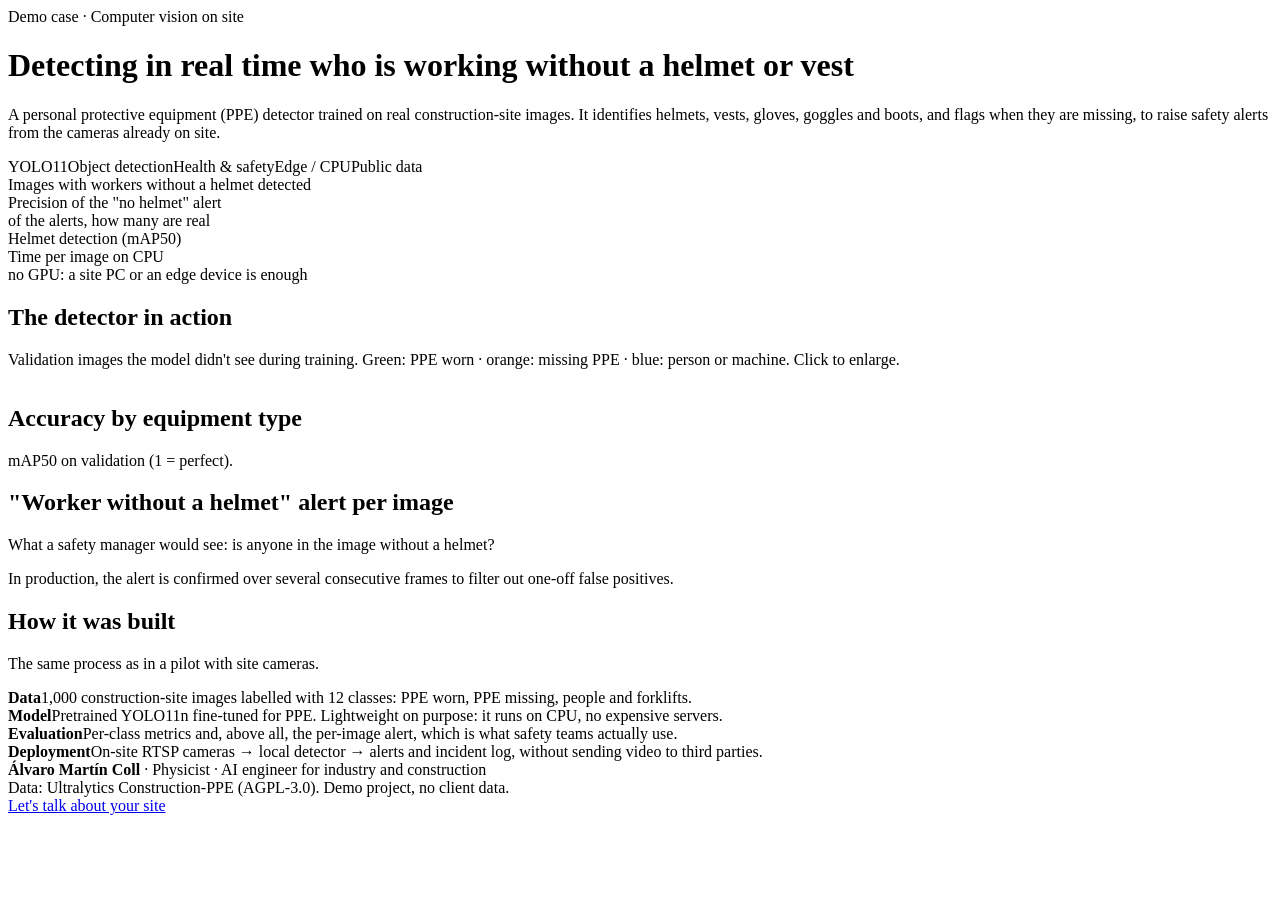
<file: dashboard/template.en.html>
<!DOCTYPE html>
<html lang="en">
<head>
<meta charset="utf-8">
<meta name="viewport" content="width=device-width, initial-scale=1">
<title>Computer vision: PPE on construction sites · Álvaro Martín Coll</title>
<style>/*CSS*/</style>
<style>
:root { --accent: #199e70; }
.gallery { display: grid; grid-template-columns: repeat(auto-fill, minmax(260px, 1fr)); gap: 12px; }
.shot { position: relative; border-radius: 12px; overflow: hidden; background: var(--surface-2); cursor: zoom-in; }
.shot img { width: 100%; height: 220px; object-fit: cover; display: block; transition: transform .4s; }
.shot:hover img { transform: scale(1.04); }
.shot .cap { position: absolute; left: 8px; bottom: 8px; display: flex; gap: 6px; }
.pill { font-size: 12px; padding: 3px 9px; border-radius: 999px; background: rgba(11,11,11,.8); color: var(--text-1); display: inline-flex; align-items: center; gap: 6px; }
.pill i { width: 8px; height: 8px; border-radius: 50%; display: inline-block; }
.lightbox { position: fixed; inset: 0; background: rgba(0,0,0,.9); display: none; align-items: center; justify-content: center; z-index: 20; cursor: zoom-out; }
.lightbox img { max-width: 94vw; max-height: 90vh; border-radius: 8px; }
.lightbox.on { display: flex; }
.hero-img { position: absolute; inset: 0; background-size: cover; background-position: center; opacity: .18; filter: saturate(.6); }
</style>
</head>
<body>
<header class="hero">
  <div class="hero-img" id="heroimg"></div>
  <div class="wrap">
    <div class="eyebrow">Demo case · Computer vision on site</div>
    <h1>Detecting in real time who is working without a helmet or vest</h1>
    <p class="lede">A personal protective equipment (PPE) detector trained on real construction-site images. It identifies helmets, vests, gloves, goggles and boots,
      and flags when they are missing, to raise safety alerts from the cameras already on site.</p>
    <div class="tags"><span class="tag">YOLO11</span><span class="tag">Object detection</span><span class="tag">Health &amp; safety</span><span class="tag">Edge / CPU</span><span class="tag">Public data</span></div>
  </div>
</header>
<main class="wrap">
  <section class="kpis reveal">
    <div class="kpi hero-kpi"><div class="l">Images with workers without a helmet detected</div><div class="v" id="k-rec"></div><div class="d" id="k-rec-d"></div></div>
    <div class="kpi"><div class="l">Precision of the "no helmet" alert</div><div class="v" id="k-prec"></div><div class="d">of the alerts, how many are real</div></div>
    <div class="kpi"><div class="l">Helmet detection (mAP50)</div><div class="v" id="k-helmet"></div><div class="d" id="k-vest"></div></div>
    <div class="kpi"><div class="l">Time per image on CPU</div><div class="v" id="k-ms"></div><div class="d">no GPU: a site PC or an edge device is enough</div></div>
  </section>

  <section class="grid">
    <div class="card reveal">
      <h2>The detector in action</h2>
      <p class="sub">Validation images the model didn't see during training. Green: PPE worn · orange: missing PPE · blue: person or machine. Click to enlarge.</p>
      <div class="gallery" id="gal"></div>
    </div>

    <div class="card span-6 reveal">
      <h2>Accuracy by equipment type</h2>
      <p class="sub">mAP50 on validation (1 = perfect).</p>
      <div id="cls"></div>
    </div>
    <div class="card span-6 reveal">
      <h2>"Worker without a helmet" alert per image</h2>
      <p class="sub">What a safety manager would see: is anyone in the image without a helmet?</p>
      <div class="cm" id="cm"></div>
      <p class="note" style="margin-top:14px">In production, the alert is confirmed over several consecutive frames to filter out one-off false positives.</p>
    </div>

    <div class="card reveal">
      <h2>How it was built</h2>
      <p class="sub">The same process as in a pilot with site cameras.</p>
      <div class="steps">
        <div class="step"><b>Data</b>1,000 construction-site images labelled with 12 classes: PPE worn, PPE missing, people and forklifts.</div>
        <div class="step"><b>Model</b>Pretrained YOLO11n fine-tuned for PPE. Lightweight on purpose: it runs on CPU, no expensive servers.</div>
        <div class="step"><b>Evaluation</b>Per-class metrics and, above all, the per-image alert, which is what safety teams actually use.</div>
        <div class="step"><b>Deployment</b>On-site RTSP cameras → local detector → alerts and incident log, without sending video to third parties.</div>
      </div>
    </div>
  </section>

  <footer class="footer">
    <div><b>Álvaro Martín Coll</b> · Physicist · AI engineer for industry and construction<br>
      <span class="note">Data: Ultralytics Construction-PPE (AGPL-3.0). Demo project, no client data.</span></div>
    <div><a class="cta" href="{{MALT_URL}}">Let's talk about your site</a></div>
  </footer>
</main>
<div class="lightbox" id="lb"><img alt=""></div>
<script>/*VIZ*/</script>
<script>
const R = /*DATA*/;
const $ = (id) => document.getElementById(id);
const pct = (v) => Math.round(v * 100) + "%";
const EN = { helmet: "Helmet", gloves: "Gloves", vest: "Vest", boots: "Boots", goggles: "Goggles", Person: "Person", no_helmet: "No helmet", no_goggle: "No goggles", no_gloves: "No gloves", no_boots: "No boots", forklift: "Forklift", no_vest: "No vest" };
const A = R.no_helmet_alert;
R.examples.forEach((e) => { e.img = e.img.replace("img/", "img/en/"); });
$("k-rec").textContent = pct(A.recall);
$("k-rec-d").textContent = `${A.tp} of ${A.tp + A.fn} images with someone without a helmet`;
$("k-prec").textContent = pct(A.precision);
$("k-helmet").textContent = (R.per_class.helmet?.map50 ?? 0).toLocaleString("en-US", { maximumFractionDigits: 2 });
$("k-vest").textContent = `vest: ${(R.per_class.vest?.map50 ?? 0).toLocaleString("en-US", { maximumFractionDigits: 2 })}`;
$("k-ms").textContent = R.cpu_ms_per_image + " ms";
$("heroimg").style.backgroundImage = `url(${R.examples[0].img})`;

$("gal").innerHTML = R.examples.map((e) => `<div class="shot" data-src="${e.img}"><img src="${e.img}" loading="lazy" alt="PPE detection">
  <div class="cap">${e.ok ? `<span class="pill"><i style="background:#199e70"></i>${e.ok} PPE ok</span>` : ""}${e.viol ? `<span class="pill"><i style="background:#d95926"></i>${e.viol} missing PPE</span>` : ""}</div></div>`).join("");
document.querySelectorAll(".shot").forEach((s) => s.onclick = () => { $("lb").querySelector("img").src = s.dataset.src; $("lb").classList.add("on"); });
$("lb").onclick = () => $("lb").classList.remove("on");

$("cm").innerHTML = `<div class="h"></div><div class="h">Alert</div><div class="h">No alert</div>
  <div class="h" style="text-align:right">Someone without helmet</div><div class="ok"><b>${A.tp}</b>detected</div><div class="${A.fn ? "bad" : ""}"><b>${A.fn}</b>missed</div>
  <div class="h" style="text-align:right">Everyone with helmet</div><div class="${A.fp ? "bad" : ""}"><b>${A.fp}</b>false alarms</div><div class="ok"><b>${A.tn}</b>correct</div>`;

function draw() {
  const order = ["helmet", "vest", "Person", "no_helmet", "boots", "gloves", "goggles", "no_gloves", "no_boots", "no_goggle", "no_vest", "forklift"];
  const items = order.filter((k) => R.per_class[k]).map((k) => ({ label: EN[k] || k, value: R.per_class[k].map50,
    color: k.startsWith("no_") ? "#d95926" : (k === "Person" || k === "forklift") ? "#3987e5" : "#199e70" }));
  Viz.bars($("cls"), { items, fmt: (v) => v.toLocaleString("en-US", { minimumFractionDigits: 2, maximumFractionDigits: 2 }) });
}
draw();
const io = new IntersectionObserver((es) => es.forEach((e) => { if (e.isIntersecting) { e.target.classList.add("in"); io.unobserve(e.target); } }), { threshold: .1 });
document.querySelectorAll(".reveal").forEach((e) => io.observe(e));
</script>
</body>
</html>
</file>
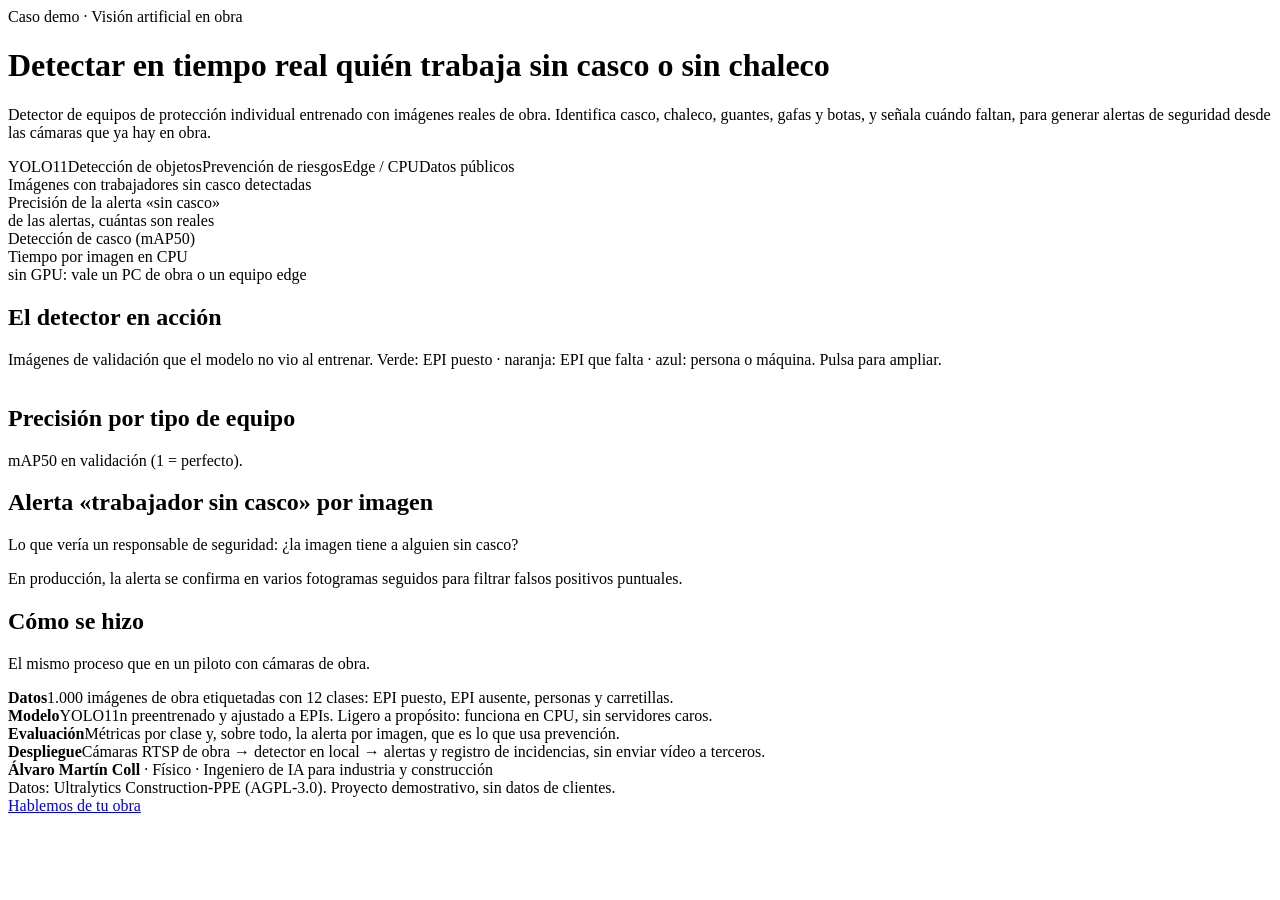
<file: dashboard/template.html>
<!DOCTYPE html>
<html lang="es">
<head>
<meta charset="utf-8">
<meta name="viewport" content="width=device-width, initial-scale=1">
<title>Visión artificial: EPIs en obra · Álvaro Martín Coll</title>
<style>/*CSS*/</style>
<style>
:root { --accent: #199e70; }
.gallery { display: grid; grid-template-columns: repeat(auto-fill, minmax(260px, 1fr)); gap: 12px; }
.shot { position: relative; border-radius: 12px; overflow: hidden; background: var(--surface-2); cursor: zoom-in; }
.shot img { width: 100%; height: 220px; object-fit: cover; display: block; transition: transform .4s; }
.shot:hover img { transform: scale(1.04); }
.shot .cap { position: absolute; left: 8px; bottom: 8px; display: flex; gap: 6px; }
.pill { font-size: 12px; padding: 3px 9px; border-radius: 999px; background: rgba(11,11,11,.8); color: var(--text-1); display: inline-flex; align-items: center; gap: 6px; }
.pill i { width: 8px; height: 8px; border-radius: 50%; display: inline-block; }
.lightbox { position: fixed; inset: 0; background: rgba(0,0,0,.9); display: none; align-items: center; justify-content: center; z-index: 20; cursor: zoom-out; }
.lightbox img { max-width: 94vw; max-height: 90vh; border-radius: 8px; }
.lightbox.on { display: flex; }
.hero-img { position: absolute; inset: 0; background-size: cover; background-position: center; opacity: .18; filter: saturate(.6); }
</style>
</head>
<body>
<header class="hero">
  <div class="hero-img" id="heroimg"></div>
  <div class="wrap">
    <div class="eyebrow">Caso demo · Visión artificial en obra</div>
    <h1>Detectar en tiempo real quién trabaja sin casco o sin chaleco</h1>
    <p class="lede">Detector de equipos de protección individual entrenado con imágenes reales de obra. Identifica casco, chaleco, guantes, gafas y botas,
      y señala cuándo faltan, para generar alertas de seguridad desde las cámaras que ya hay en obra.</p>
    <div class="tags"><span class="tag">YOLO11</span><span class="tag">Detección de objetos</span><span class="tag">Prevención de riesgos</span><span class="tag">Edge / CPU</span><span class="tag">Datos públicos</span></div>
  </div>
</header>
<main class="wrap">
  <section class="kpis reveal">
    <div class="kpi hero-kpi"><div class="l">Imágenes con trabajadores sin casco detectadas</div><div class="v" id="k-rec"></div><div class="d" id="k-rec-d"></div></div>
    <div class="kpi"><div class="l">Precisión de la alerta «sin casco»</div><div class="v" id="k-prec"></div><div class="d">de las alertas, cuántas son reales</div></div>
    <div class="kpi"><div class="l">Detección de casco (mAP50)</div><div class="v" id="k-helmet"></div><div class="d" id="k-vest"></div></div>
    <div class="kpi"><div class="l">Tiempo por imagen en CPU</div><div class="v" id="k-ms"></div><div class="d">sin GPU: vale un PC de obra o un equipo edge</div></div>
  </section>

  <section class="grid">
    <div class="card reveal">
      <h2>El detector en acción</h2>
      <p class="sub">Imágenes de validación que el modelo no vio al entrenar. Verde: EPI puesto · naranja: EPI que falta · azul: persona o máquina. Pulsa para ampliar.</p>
      <div class="gallery" id="gal"></div>
    </div>

    <div class="card span-6 reveal">
      <h2>Precisión por tipo de equipo</h2>
      <p class="sub">mAP50 en validación (1 = perfecto).</p>
      <div id="cls"></div>
    </div>
    <div class="card span-6 reveal">
      <h2>Alerta «trabajador sin casco» por imagen</h2>
      <p class="sub">Lo que vería un responsable de seguridad: ¿la imagen tiene a alguien sin casco?</p>
      <div class="cm" id="cm"></div>
      <p class="note" style="margin-top:14px">En producción, la alerta se confirma en varios fotogramas seguidos para filtrar falsos positivos puntuales.</p>
    </div>

    <div class="card reveal">
      <h2>Cómo se hizo</h2>
      <p class="sub">El mismo proceso que en un piloto con cámaras de obra.</p>
      <div class="steps">
        <div class="step"><b>Datos</b>1.000 imágenes de obra etiquetadas con 12 clases: EPI puesto, EPI ausente, personas y carretillas.</div>
        <div class="step"><b>Modelo</b>YOLO11n preentrenado y ajustado a EPIs. Ligero a propósito: funciona en CPU, sin servidores caros.</div>
        <div class="step"><b>Evaluación</b>Métricas por clase y, sobre todo, la alerta por imagen, que es lo que usa prevención.</div>
        <div class="step"><b>Despliegue</b>Cámaras RTSP de obra → detector en local → alertas y registro de incidencias, sin enviar vídeo a terceros.</div>
      </div>
    </div>
  </section>

  <footer class="footer">
    <div><b>Álvaro Martín Coll</b> · Físico · Ingeniero de IA para industria y construcción<br>
      <span class="note">Datos: Ultralytics Construction-PPE (AGPL-3.0). Proyecto demostrativo, sin datos de clientes.</span></div>
    <div><a class="cta" href="{{MALT_URL}}">Hablemos de tu obra</a></div>
  </footer>
</main>
<div class="lightbox" id="lb"><img alt=""></div>
<script>/*VIZ*/</script>
<script>
const R = /*DATA*/;
const $ = (id) => document.getElementById(id);
const pct = (v) => Math.round(v * 100) + " %";
const A = R.no_helmet_alert;
$("k-rec").textContent = pct(A.recall);
$("k-rec-d").textContent = `${A.tp} de ${A.tp + A.fn} imágenes con alguien sin casco`;
$("k-prec").textContent = pct(A.precision);
$("k-helmet").textContent = (R.per_class.helmet?.map50 ?? 0).toLocaleString("es-ES", { maximumFractionDigits: 2 });
$("k-vest").textContent = `chaleco: ${(R.per_class.vest?.map50 ?? 0).toLocaleString("es-ES", { maximumFractionDigits: 2 })}`;
$("k-ms").textContent = R.cpu_ms_per_image + " ms";
$("heroimg").style.backgroundImage = `url(${R.examples[0].img})`;

$("gal").innerHTML = R.examples.map((e) => `<div class="shot" data-src="${e.img}"><img src="${e.img}" loading="lazy" alt="Detección de EPIs">
  <div class="cap">${e.ok ? `<span class="pill"><i style="background:#199e70"></i>${e.ok} EPI ok</span>` : ""}${e.viol ? `<span class="pill"><i style="background:#d95926"></i>${e.viol} sin EPI</span>` : ""}</div></div>`).join("");
document.querySelectorAll(".shot").forEach((s) => s.onclick = () => { $("lb").querySelector("img").src = s.dataset.src; $("lb").classList.add("on"); });
$("lb").onclick = () => $("lb").classList.remove("on");

$("cm").innerHTML = `<div class="h"></div><div class="h">Alerta</div><div class="h">Sin alerta</div>
  <div class="h" style="text-align:right">Alguien sin casco</div><div class="ok"><b>${A.tp}</b>detectadas</div><div class="${A.fn ? "bad" : ""}"><b>${A.fn}</b>no detectadas</div>
  <div class="h" style="text-align:right">Todos con casco</div><div class="${A.fp ? "bad" : ""}"><b>${A.fp}</b>falsas alarmas</div><div class="ok"><b>${A.tn}</b>correctas</div>`;

function draw() {
  const order = ["helmet", "vest", "Person", "no_helmet", "boots", "gloves", "goggles", "no_gloves", "no_boots", "no_goggle", "no_vest", "forklift"];
  const items = order.filter((k) => R.per_class[k]).map((k) => ({ label: R.per_class[k].es, value: R.per_class[k].map50,
    color: k.startsWith("no_") ? "#d95926" : (k === "Person" || k === "forklift") ? "#3987e5" : "#199e70" }));
  Viz.bars($("cls"), { items, fmt: (v) => v.toLocaleString("es-ES", { minimumFractionDigits: 2, maximumFractionDigits: 2 }) });
}
draw();
const io = new IntersectionObserver((es) => es.forEach((e) => { if (e.isIntersecting) { e.target.classList.add("in"); io.unobserve(e.target); } }), { threshold: .1 });
document.querySelectorAll(".reveal").forEach((e) => io.observe(e));
</script>
</body>
</html>
</file>
